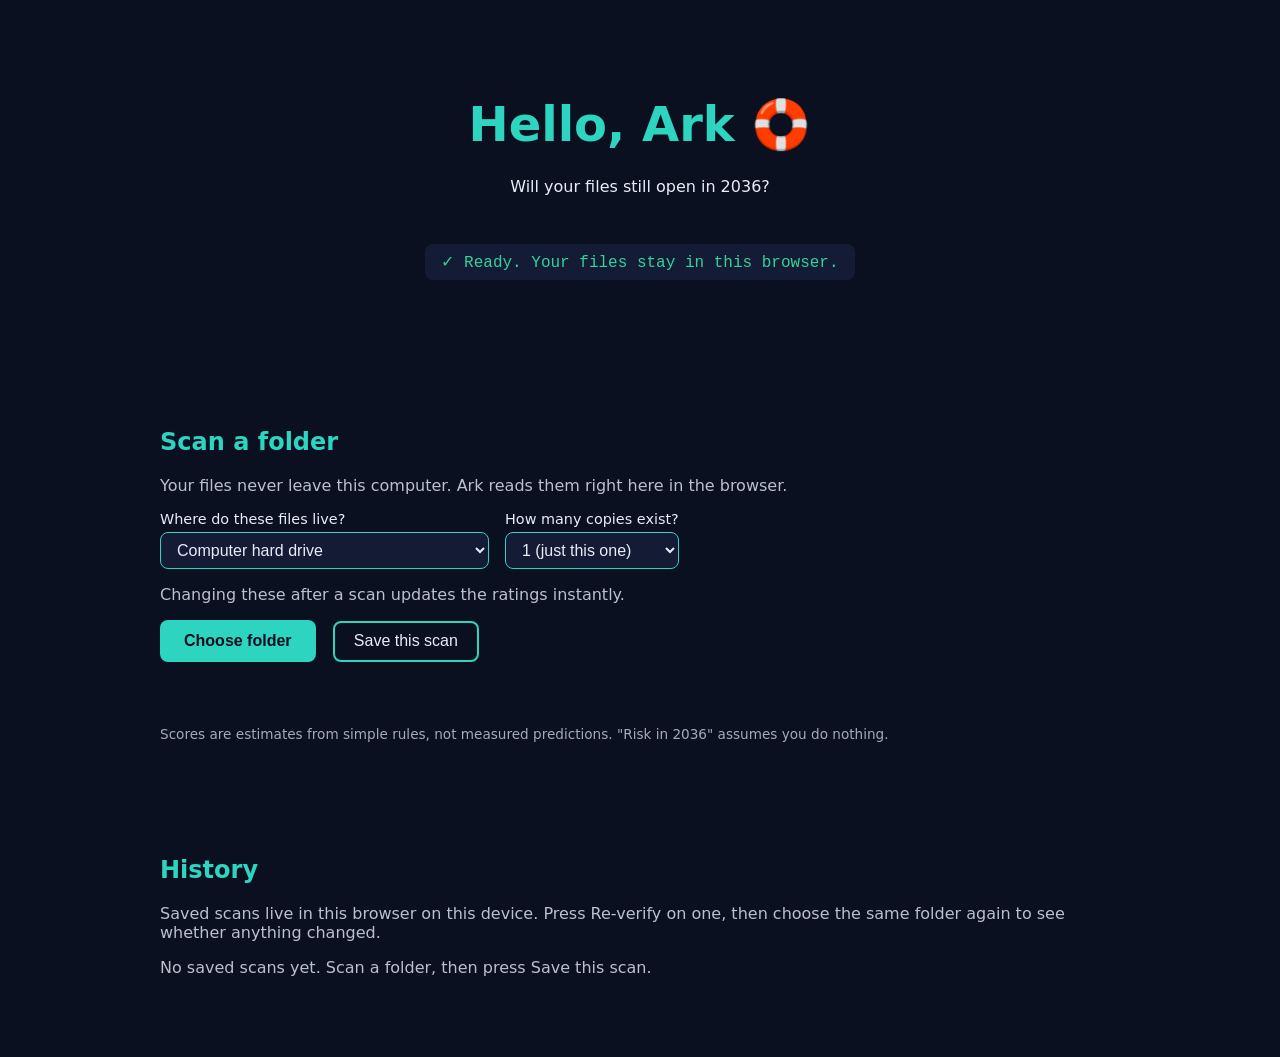
<file: frontend/index.html>
<!DOCTYPE html>
<html lang="en">
<head>
  <meta charset="UTF-8">
  <meta name="viewport" content="width=device-width, initial-scale=1">
  <title>Ark: Digital Survival Forecaster</title>
  <link rel="stylesheet" href="style.css">
</head>
<body>
  <main class="hero">
    <h1>Hello, Ark 🛟</h1>
    <p>Will your files still open in 2036?</p>
    <p id="server-status" class="status">Checking server…</p>
  </main>

  <section class="scan">
    <h2>Scan a folder</h2>
    <p class="note">Your files never leave this computer. Ark reads them right here in the browser.</p>

    <div class="options">
      <label>Where do these files live?
        <select id="location-select">
          <option value="computer">Computer hard drive</option>
          <option value="external">External hard drive</option>
          <option value="usb">USB pen drive or SD card</option>
          <option value="disc">CD or DVD</option>
          <option value="phone">Old phone or tablet</option>
          <option value="cloud">Online account (Google Drive, iCloud...)</option>
        </select>
      </label>
      <label>How many copies exist?
        <select id="copies-select">
          <option value="1">1 (just this one)</option>
          <option value="2">2</option>
          <option value="3">3 or more</option>
        </select>
      </label>
    </div>
    <p class="note">Changing these after a scan updates the ratings instantly.</p>

    <input type="file" id="folder-input" webkitdirectory multiple hidden>
    <button id="choose-btn" class="btn" type="button">Choose folder</button>
        <button id="save-btn" class="btn-toggle" type="button">Save this scan</button>
    <span id="save-msg" class="note"></span>

    <div id="progress" hidden>
      <div class="bar"><div id="bar-fill"></div></div>
      <p id="progress-text" class="note"></p>
    </div>

    <p id="message" class="note" hidden></p>
    <div id="summary" class="summary" hidden></div>
        <section id="time-machine" class="tm" hidden>
      <h3>Time Machine</h3>
      <p class="note">Drag the slider to see which files are likely to survive. Each square is one file.</p>

      <div class="mode-row">
        <button id="btn-nothing" class="btn-toggle" type="button" aria-pressed="true">Do nothing</button>
        <button id="btn-plan" class="btn-toggle" type="button" aria-pressed="false">Follow the plan</button>
      </div>
      <p id="plan-note" class="note" hidden>The plan: keep 3 copies of every file, fix wrongly named files, and convert old formats (old Office, AVI, HEIC) to open ones. Flash files and programs can't be converted this way.</p>

      <div id="tile-grid" class="tile-grid" aria-hidden="true"></div>

      <div class="slider-row">
        <span class="note">Now</span>
        <input type="range" id="year-slider" aria-label="Year to forecast">
        <span id="year-label" class="year-label"></span>
      </div>
      <p id="tm-counter" class="counter" aria-live="polite"></p>
      <button id="package-btn" class="btn" type="button">Download Survival Package</button>
      <p id="package-msg" class="note"></p>
      <p class="estimate">Estimated from simple rules, not a measured prediction.</p>
    </section>

    <div class="table-wrap">
      <table id="results" hidden>
        <thead>
          <tr>
            <th>File</th>
            <th>Real format</th>
            <th>Risk now</th>
            <th>Risk in 2036</th>
            <th>Why</th>
            <th>Fingerprint</th>
          </tr>
        </thead>
        <tbody id="results-body"></tbody>
      </table>
    </div>
    <p class="estimate">Scores are estimates from simple rules, not measured predictions. "Risk in 2036" assumes you do nothing.</p>
  </section>
     <section id="history" class="scan">
    <h2>History</h2>
    <p class="note">Saved scans live in this browser on this device. Press Re-verify on one, then choose the same folder again to see whether anything changed.</p>
    <p id="history-msg" class="note"></p>
    <div id="history-list"></div>
    <input type="file" id="verify-input" webkitdirectory multiple hidden>
    <div id="verify-result" class="verify-box" hidden></div>
  </section>
  <script src="app.js"></script>
<script src="risk.js"></script>
<script src="scanner.js"></script>
<script src="timemachine.js"></script>
<script src="history.js"></script>
<script src="survival.js"></script>
</body>
</html>
</file>
<file: frontend/style.css>
:root {
  --bg: #0B1020;
  --panel: #141B34;
  --text: #E8ECF8;
  --accent: #2DD4BF;
  --safe: #34D399;
  --watch: #FBBF24;
  --risk: #F87171;
}

body {
  margin: 0;
  background: var(--bg);
  color: var(--text);
  font-family: Inter, system-ui, Arial, sans-serif;
}

.hero {
  min-height: 100vh;
  display: flex;
  flex-direction: column;
  align-items: center;
  justify-content: center;
  text-align: center;
  padding: 1rem;
}

h1 {
  font-size: 3rem;
  margin: 0 0 0.5rem;
  color: var(--accent);
}

.status {
  margin-top: 2rem;
  padding: 0.5rem 1rem;
  background: var(--panel);
  border-radius: 8px;
  font-family: "JetBrains Mono", Consolas, monospace;
}

.status.ok { color: var(--safe); }
.status.error { color: var(--risk); }
/* ---------- Milestone 3: scanner ---------- */

.hero { min-height: 40vh; }   /* later rule wins: makes room for the scanner */

.scan {
  max-width: 960px;
  margin: 0 auto;
  padding: 1rem 1rem 4rem;
}

.scan h2 { color: var(--accent); }

.note { opacity: 0.8; }

.btn {
  background: var(--accent);
  color: var(--bg);
  border: 0;
  border-radius: 8px;
  padding: 0.75rem 1.5rem;
  font-size: 1rem;
  font-weight: 600;
  cursor: pointer;
}
.btn:hover { filter: brightness(1.1); }
.btn:focus-visible { outline: 3px solid var(--text); outline-offset: 2px; }

.bar {
  height: 10px;
  background: var(--panel);
  border-radius: 999px;
  overflow: hidden;
  margin-top: 1.5rem;
}
#bar-fill {
  height: 100%;
  width: 0%;
  background: var(--accent);
  transition: width 0.1s;
}

.summary {
  display: flex;
  flex-wrap: wrap;
  gap: 0.75rem;
  margin: 1.5rem 0;
}
.summary .card {
  background: var(--panel);
  border-radius: 8px;
  padding: 0.75rem 1rem;
  min-width: 110px;
}
.summary .card strong { display: block; font-size: 1.5rem; }

.table-wrap { overflow-x: auto; }

table {
  width: 100%;
  border-collapse: collapse;
  background: var(--panel);
  border-radius: 8px;
}
th, td {
  text-align: left;
  padding: 0.5rem 0.75rem;
  border-bottom: 1px solid var(--bg);
  font-size: 0.9rem;
}
td.mono {
  font-family: "JetBrains Mono", Consolas, monospace;
  font-size: 0.8rem;
}

/* never colour alone: each tag also has an icon and a word */
.tag-ok       { color: var(--safe);  font-weight: 600; }
.tag-mismatch { color: var(--risk);  font-weight: 600; }
.tag-unknown  { color: var(--watch); font-weight: 600; }
/* ---------- Milestone 4: risk ratings ---------- */

.options {
  display: flex;
  flex-wrap: wrap;
  gap: 1rem;
  margin: 1rem 0 0.5rem;
}
.options label {
  display: flex;
  flex-direction: column;
  gap: 0.35rem;
  font-size: 0.9rem;
}
.options select {
  background: var(--panel);
  color: var(--text);
  border: 1px solid var(--accent);
  border-radius: 8px;
  padding: 0.5rem 0.75rem;
  font-size: 1rem;
}

/* icon + word + colour, so colour is never the only signal */
.risk-safe  { color: var(--safe);  font-weight: 600; white-space: nowrap; }
.risk-watch { color: var(--watch); font-weight: 600; white-space: nowrap; }
.risk-high  { color: var(--risk);  font-weight: 600; white-space: nowrap; }

td.why { min-width: 260px; }
td.why ul { margin: 0; padding-left: 1.1rem; }
td.why li { margin-bottom: 0.25rem; }

.estimate { font-size: 0.85rem; opacity: 0.7; margin-top: 1rem; }
/* ---------- Milestone 5: Time Machine ---------- */

.tm {
  margin: 2rem 0;
  padding: 1.25rem;
  background: var(--panel);
  border-radius: 12px;
}
.tm h3 { margin-top: 0; color: var(--accent); }

.mode-row { display: flex; flex-wrap: wrap; gap: 0.75rem; margin: 1rem 0; }

.btn-toggle {
  background: transparent;
  color: var(--text);
  border: 2px solid var(--accent);
  border-radius: 8px;
  padding: 0.6rem 1.2rem;
  font-size: 1rem;
  cursor: pointer;
}
.btn-toggle[aria-pressed="true"] {
  background: var(--accent);
  color: var(--bg);
  font-weight: 600;
}
.btn-toggle:focus-visible { outline: 3px solid var(--text); outline-offset: 2px; }

.tile-grid { display: flex; flex-wrap: wrap; gap: 6px; margin: 1.25rem 0; }

.tile {
  width: 30px;
  height: 30px;
  border-radius: 6px;
  border: 2px solid;
  display: flex;
  align-items: center;
  justify-content: center;
  font-size: 0.8rem;
  font-weight: 700;
  transition: opacity 0.5s, background-color 0.5s, border-color 0.5s, color 0.5s;
}
.tile-safe  { color: var(--safe);  border-color: var(--safe);  background: rgba(52, 211, 153, 0.2);  opacity: 1; }
.tile-watch { color: var(--watch); border-color: var(--watch); background: rgba(251, 191, 36, 0.15); opacity: 0.75; }
.tile-risk  { color: var(--risk);  border-color: var(--risk);  background: rgba(248, 113, 113, 0.1); opacity: 0.35; }

.slider-row { display: flex; align-items: center; gap: 1rem; }
#year-slider { flex: 1; accent-color: var(--accent); }
.year-label {
  font-family: "JetBrains Mono", Consolas, monospace;
  font-size: 1.5rem;
  min-width: 4ch;
  text-align: right;
}

.counter {
  font-family: "JetBrains Mono", Consolas, monospace;
  font-size: 1.05rem;
  margin: 1rem 0 0.5rem;
}

@media (prefers-reduced-motion: reduce) {
  .tile { transition: none; }
}
/* ---------- Milestone 6: history and re-verify ---------- */

#save-btn { margin-left: 0.75rem; }

.history-item {
  display: flex;
  flex-wrap: wrap;
  align-items: center;
  justify-content: space-between;
  gap: 1rem;
  background: var(--panel);
  border-radius: 8px;
  padding: 0.75rem 1rem;
  margin-bottom: 0.75rem;
}
.history-buttons { display: flex; gap: 0.5rem; }
.history-buttons .btn-toggle { padding: 0.4rem 0.9rem; font-size: 0.9rem; }

.verify-box { margin-top: 1.25rem; }

.verify-item {
  padding: 0.6rem 0.9rem;
  border-radius: 8px;
  margin: 0.5rem 0;
  border: 2px solid;
  font-weight: 600;
  word-break: break-all;
}
.verify-ok      { color: var(--safe);  border-color: var(--safe);  background: rgba(52, 211, 153, 0.12); }
.verify-missing { color: var(--watch); border-color: var(--watch); background: rgba(251, 191, 36, 0.10); }
.verify-new     { color: var(--accent); border-color: var(--accent); background: rgba(45, 212, 191, 0.10); }
.verify-changed {
  color: var(--risk);
  border-color: var(--risk);
  background: rgba(248, 113, 113, 0.15);
  animation: flash 0.8s ease-in-out 3;   /* flashes red three times */
}
@keyframes flash { 50% { background: rgba(248, 113, 113, 0.55); } }

@media (prefers-reduced-motion: reduce) {
  .verify-changed { animation: none; }
}
/* ---------- Milestone 7: package button ---------- */
#package-btn { margin-top: 0.5rem; }
</file>
